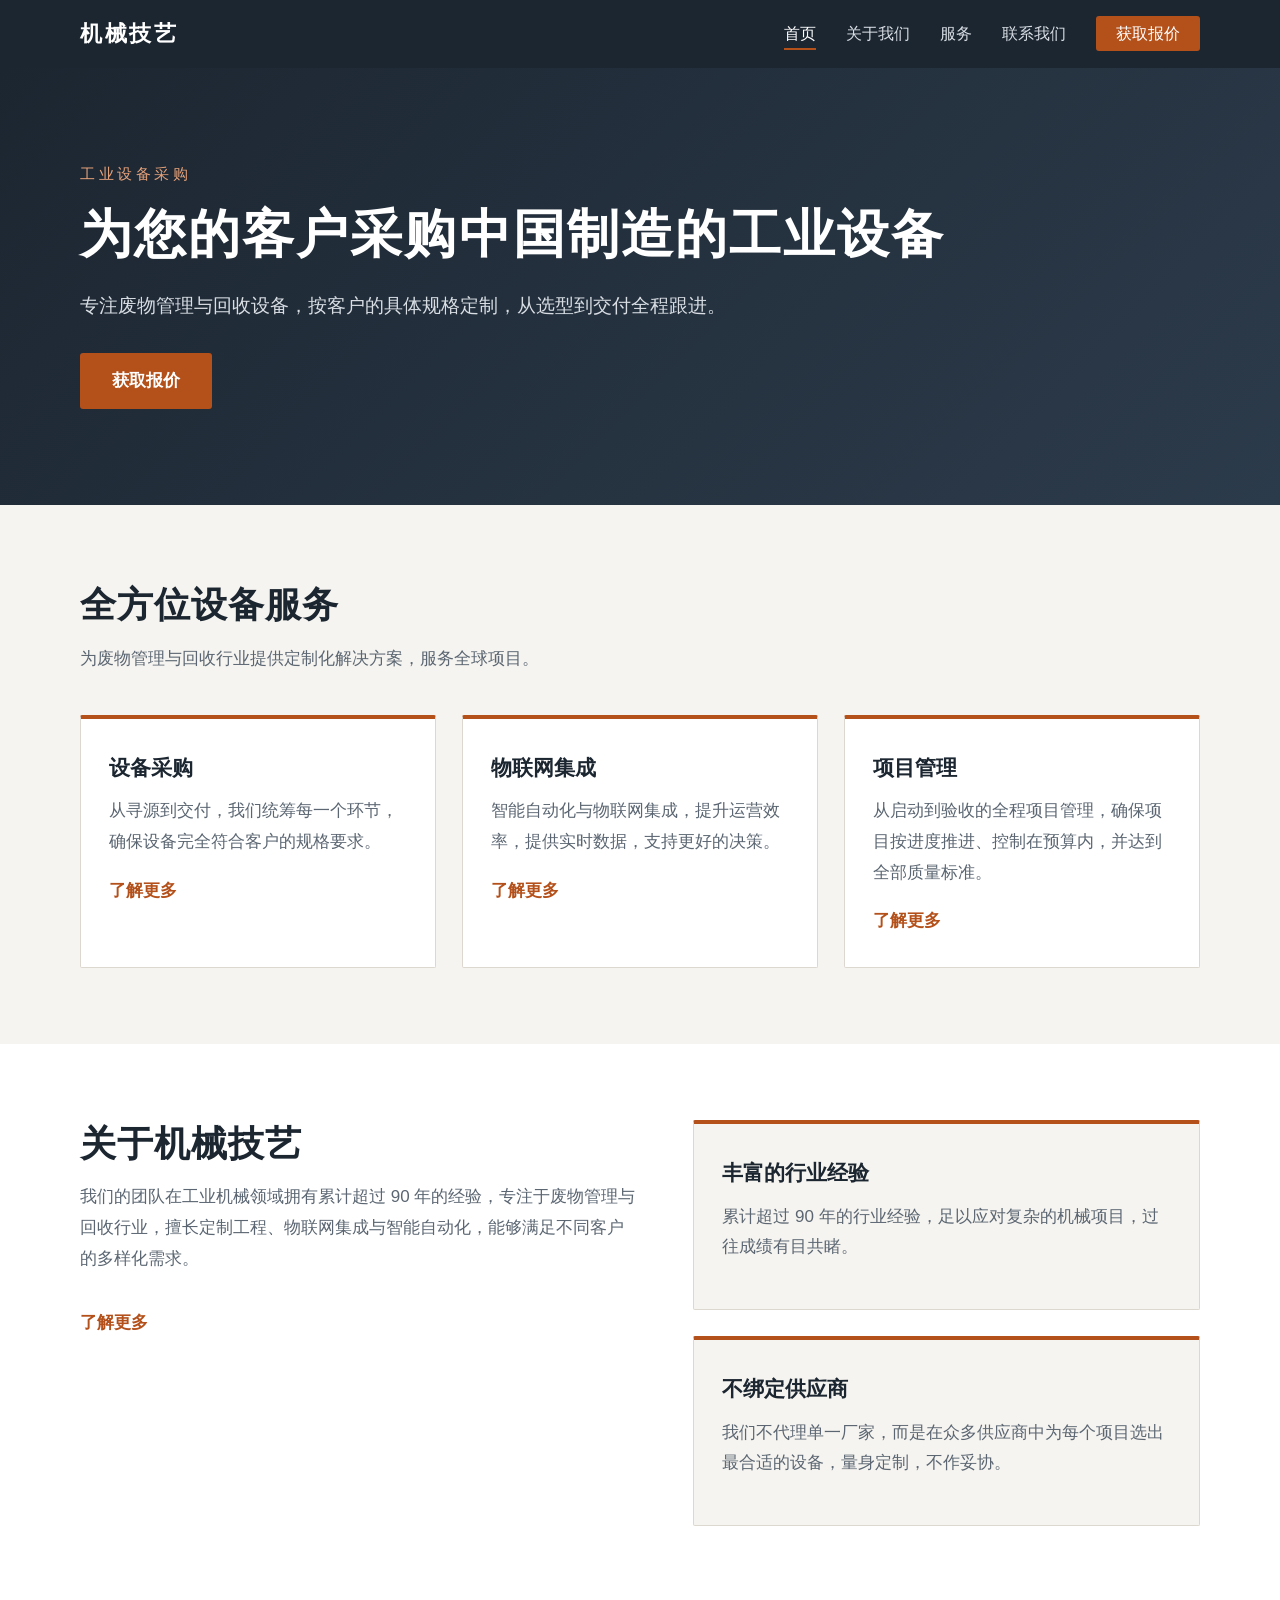
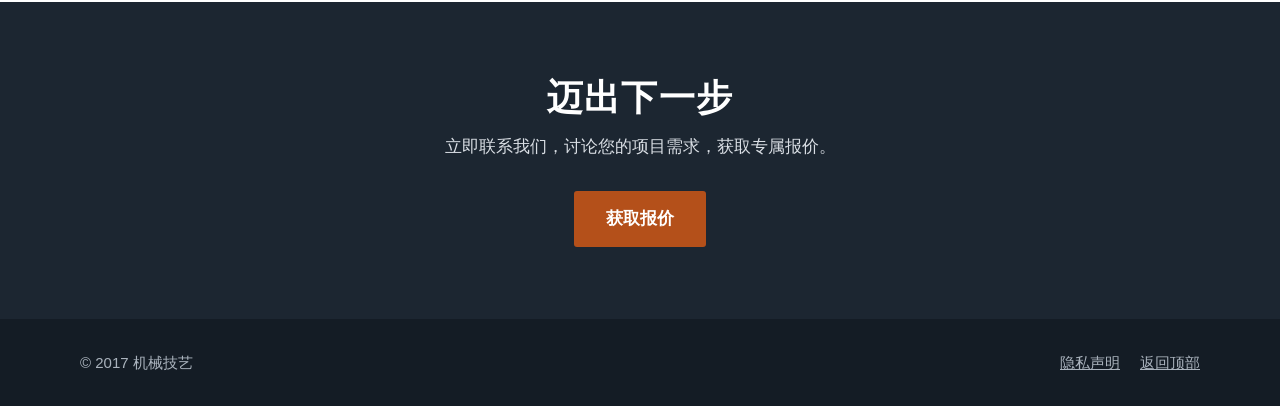
<file: index.html>
<!doctype html>
<html lang="zh-Hans">
<head>
<meta charset="utf-8">
<meta name="viewport" content="width=device-width, initial-scale=1">
<title>机械技艺 | 为您的客户采购中国制造的工业设备</title>
<meta name="description" content="专注废物管理与回收设备的中国采购服务，从寻源、选型到交付全程跟进，按客户规格定制。">
<link rel="icon" href="favicon.svg" type="image/svg+xml">
<link rel="stylesheet" href="assets/css/site.css">
</head>
<body id="top">
<a class="skip" href="#main">跳到正文</a>

<header class="nav">
  <div class="wrap">
    <a class="brand" href="index.html">机械技艺</a>
    <button id="menuBtn" aria-expanded="false" aria-controls="menu">菜单</button>
    <nav id="menu" aria-label="主导航">
      <ul>
        <li><a href="index.html" aria-current="page">首页</a></li>
        <li><a href="about.html">关于我们</a></li>
        <li><a href="offerings.html">服务</a></li>
        <li><a href="contact.html">联系我们</a></li>
        <li><a class="btn" href="contact.html">获取报价</a></li>
      </ul>
    </nav>
  </div>
</header>

<main id="main">
  <div class="hero">
    <div class="wrap">
      <span class="eyebrow">工业设备采购</span>
      <h1>为您的客户采购中国制造的工业设备</h1>
      <p>专注废物管理与回收设备，按客户的具体规格定制，从选型到交付全程跟进。</p>
      <a class="btn-main" href="contact.html">获取报价</a>
    </div>
  </div>

  <section>
    <div class="wrap">
      <h2>全方位设备服务</h2>
      <p class="lead">为废物管理与回收行业提供定制化解决方案，服务全球项目。</p>
      <div class="grid3">
        <div class="card">
          <h3>设备采购</h3>
          <p>从寻源到交付，我们统筹每一个环节，确保设备完全符合客户的规格要求。</p>
          <a class="more" href="offerings.html#procurement">了解更多</a>
        </div>
        <div class="card">
          <h3>物联网集成</h3>
          <p>智能自动化与物联网集成，提升运营效率，提供实时数据，支持更好的决策。</p>
          <a class="more" href="offerings.html#iot">了解更多</a>
        </div>
        <div class="card">
          <h3>项目管理</h3>
          <p>从启动到验收的全程项目管理，确保项目按进度推进、控制在预算内，并达到全部质量标准。</p>
          <a class="more" href="offerings.html#project">了解更多</a>
        </div>
      </div>
    </div>
  </section>

  <section class="alt">
    <div class="wrap split">
      <div>
        <h2>关于机械技艺</h2>
        <p>我们的团队在工业机械领域拥有累计超过 90 年的经验，专注于废物管理与回收行业，擅长定制工程、物联网集成与智能自动化，能够满足不同客户的多样化需求。</p>
        <a class="more" href="about.html">了解更多</a>
      </div>
      <div class="grid2" style="grid-template-columns:1fr">
        <div class="card">
          <h3>丰富的行业经验</h3>
          <p>累计超过 90 年的行业经验，足以应对复杂的机械项目，过往成绩有目共睹。</p>
        </div>
        <div class="card">
          <h3>不绑定供应商</h3>
          <p>我们不代理单一厂家，而是在众多供应商中为每个项目选出最合适的设备，量身定制，不作妥协。</p>
        </div>
      </div>
    </div>
  </section>

  <div class="cta">
    <div class="wrap">
      <h2>迈出下一步</h2>
      <p>立即联系我们，讨论您的项目需求，获取专属报价。</p>
      <a class="btn-main" href="contact.html">获取报价</a>
    </div>
  </div>
</main>

<footer>
  <div class="wrap">
    <span>&copy; 2017 机械技艺</span>
    <span><a href="privacy.html">隐私声明</a><a href="#top" id="toTop">返回顶部</a></span>
  </div>
</footer>

<script src="assets/js/site.js"></script>
</body>
</html>
</file>
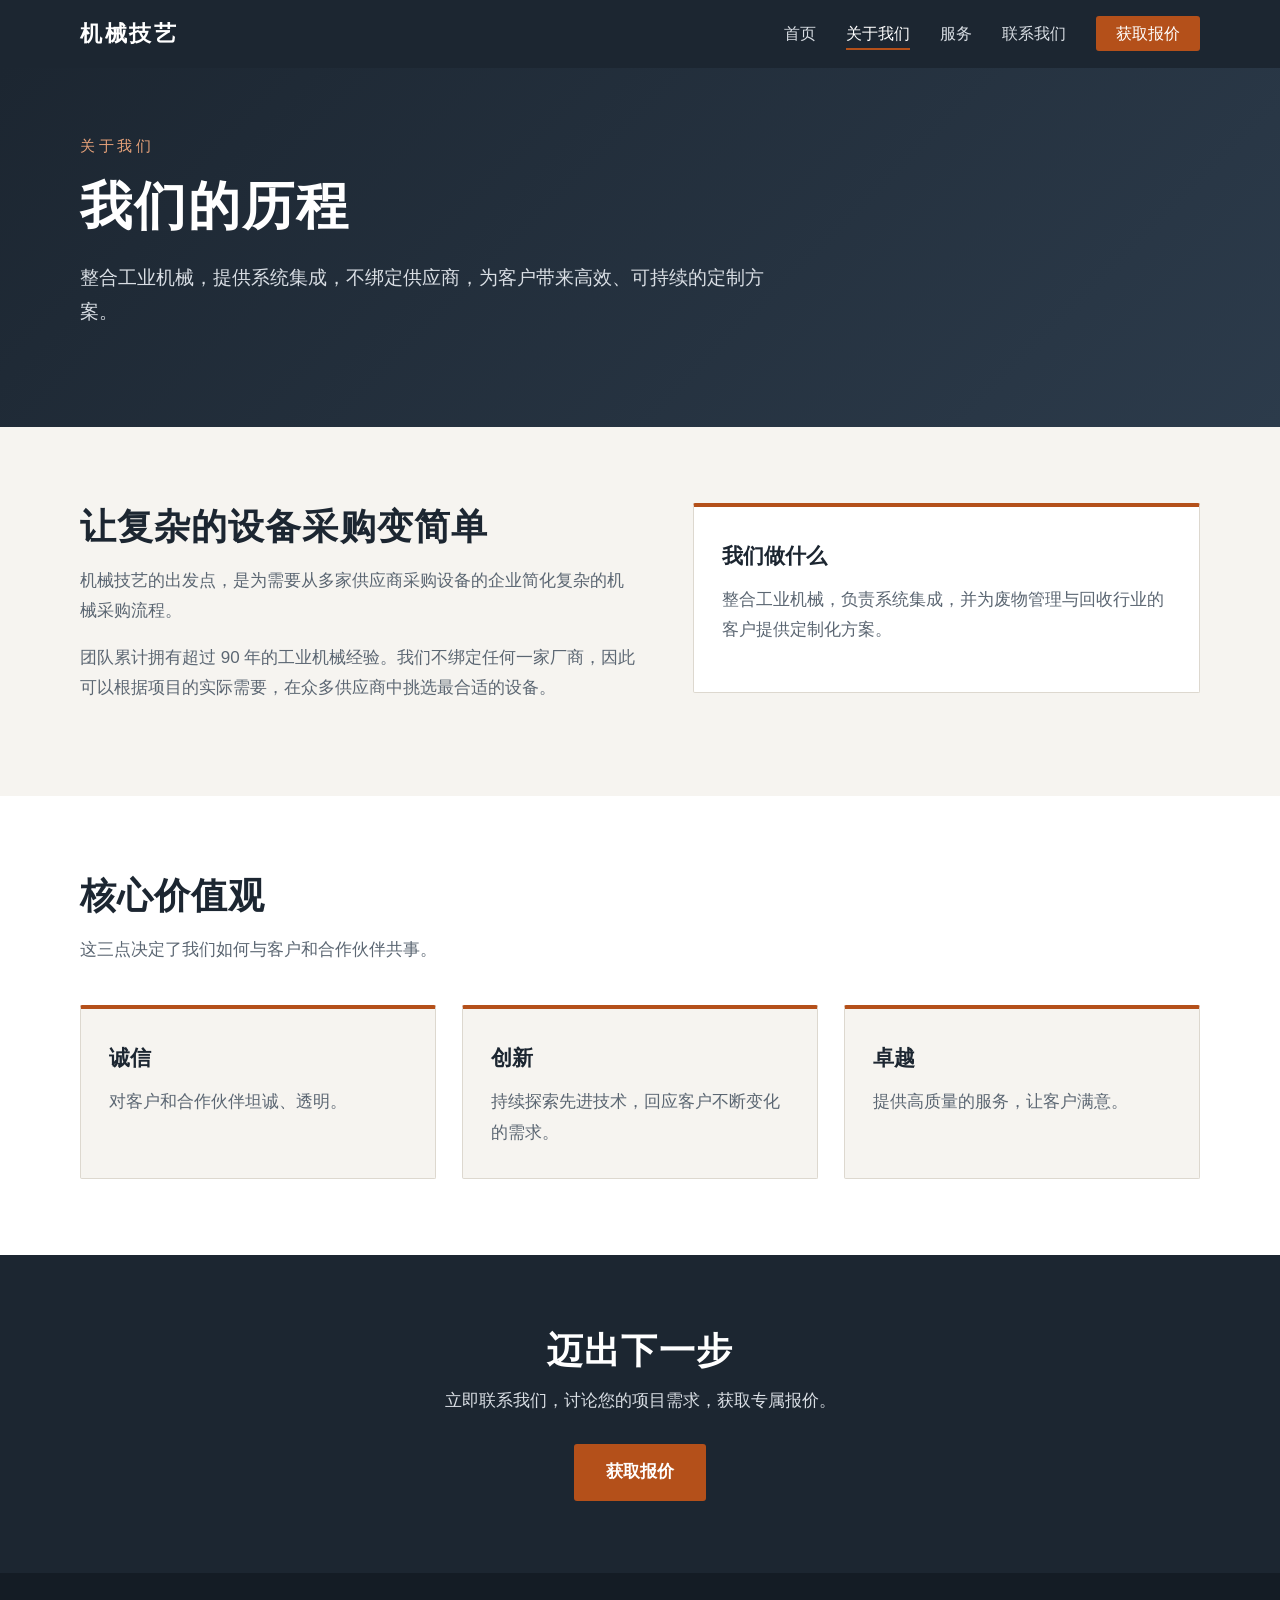
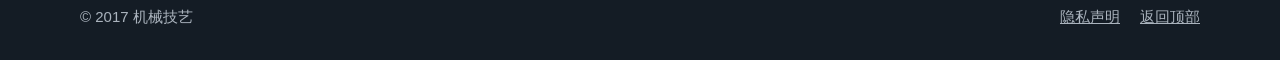
<file: about.html>
<!doctype html>
<html lang="zh-Hans">
<head>
<meta charset="utf-8">
<meta name="viewport" content="width=device-width, initial-scale=1">
<title>关于我们 | 机械技艺</title>
<meta name="description" content="机械技艺整合工业机械并提供系统集成，不绑定供应商，为客户提供高效、可持续的定制方案。">
<link rel="icon" href="favicon.svg" type="image/svg+xml">
<link rel="stylesheet" href="assets/css/site.css">
</head>
<body id="top">
<a class="skip" href="#main">跳到正文</a>

<header class="nav">
  <div class="wrap">
    <a class="brand" href="index.html">机械技艺</a>
    <button id="menuBtn" aria-expanded="false" aria-controls="menu">菜单</button>
    <nav id="menu" aria-label="主导航">
      <ul>
        <li><a href="index.html">首页</a></li>
        <li><a href="about.html" aria-current="page">关于我们</a></li>
        <li><a href="offerings.html">服务</a></li>
        <li><a href="contact.html">联系我们</a></li>
        <li><a class="btn" href="contact.html">获取报价</a></li>
      </ul>
    </nav>
  </div>
</header>

<main id="main">
  <div class="hero small">
    <div class="wrap">
      <span class="eyebrow">关于我们</span>
      <h1>我们的历程</h1>
      <p>整合工业机械，提供系统集成，不绑定供应商，为客户带来高效、可持续的定制方案。</p>
    </div>
  </div>

  <section>
    <div class="wrap split">
      <div>
        <h2>让复杂的设备采购变简单</h2>
        <p>机械技艺的出发点，是为需要从多家供应商采购设备的企业简化复杂的机械采购流程。</p>
        <p>团队累计拥有超过 90 年的工业机械经验。我们不绑定任何一家厂商，因此可以根据项目的实际需要，在众多供应商中挑选最合适的设备。</p>
      </div>
      <div class="card">
        <h3>我们做什么</h3>
        <p>整合工业机械，负责系统集成，并为废物管理与回收行业的客户提供定制化方案。</p>
      </div>
    </div>
  </section>

  <section class="alt">
    <div class="wrap">
      <h2>核心价值观</h2>
      <p class="lead">这三点决定了我们如何与客户和合作伙伴共事。</p>
      <div class="grid3">
        <div class="card"><h3>诚信</h3><p>对客户和合作伙伴坦诚、透明。</p></div>
        <div class="card"><h3>创新</h3><p>持续探索先进技术，回应客户不断变化的需求。</p></div>
        <div class="card"><h3>卓越</h3><p>提供高质量的服务，让客户满意。</p></div>
      </div>
    </div>
  </section>

  <div class="cta">
    <div class="wrap">
      <h2>迈出下一步</h2>
      <p>立即联系我们，讨论您的项目需求，获取专属报价。</p>
      <a class="btn-main" href="contact.html">获取报价</a>
    </div>
  </div>
</main>

<footer>
  <div class="wrap">
    <span>&copy; 2017 机械技艺</span>
    <span><a href="privacy.html">隐私声明</a><a href="#top" id="toTop">返回顶部</a></span>
  </div>
</footer>

<script src="assets/js/site.js"></script>
</body>
</html>
</file>
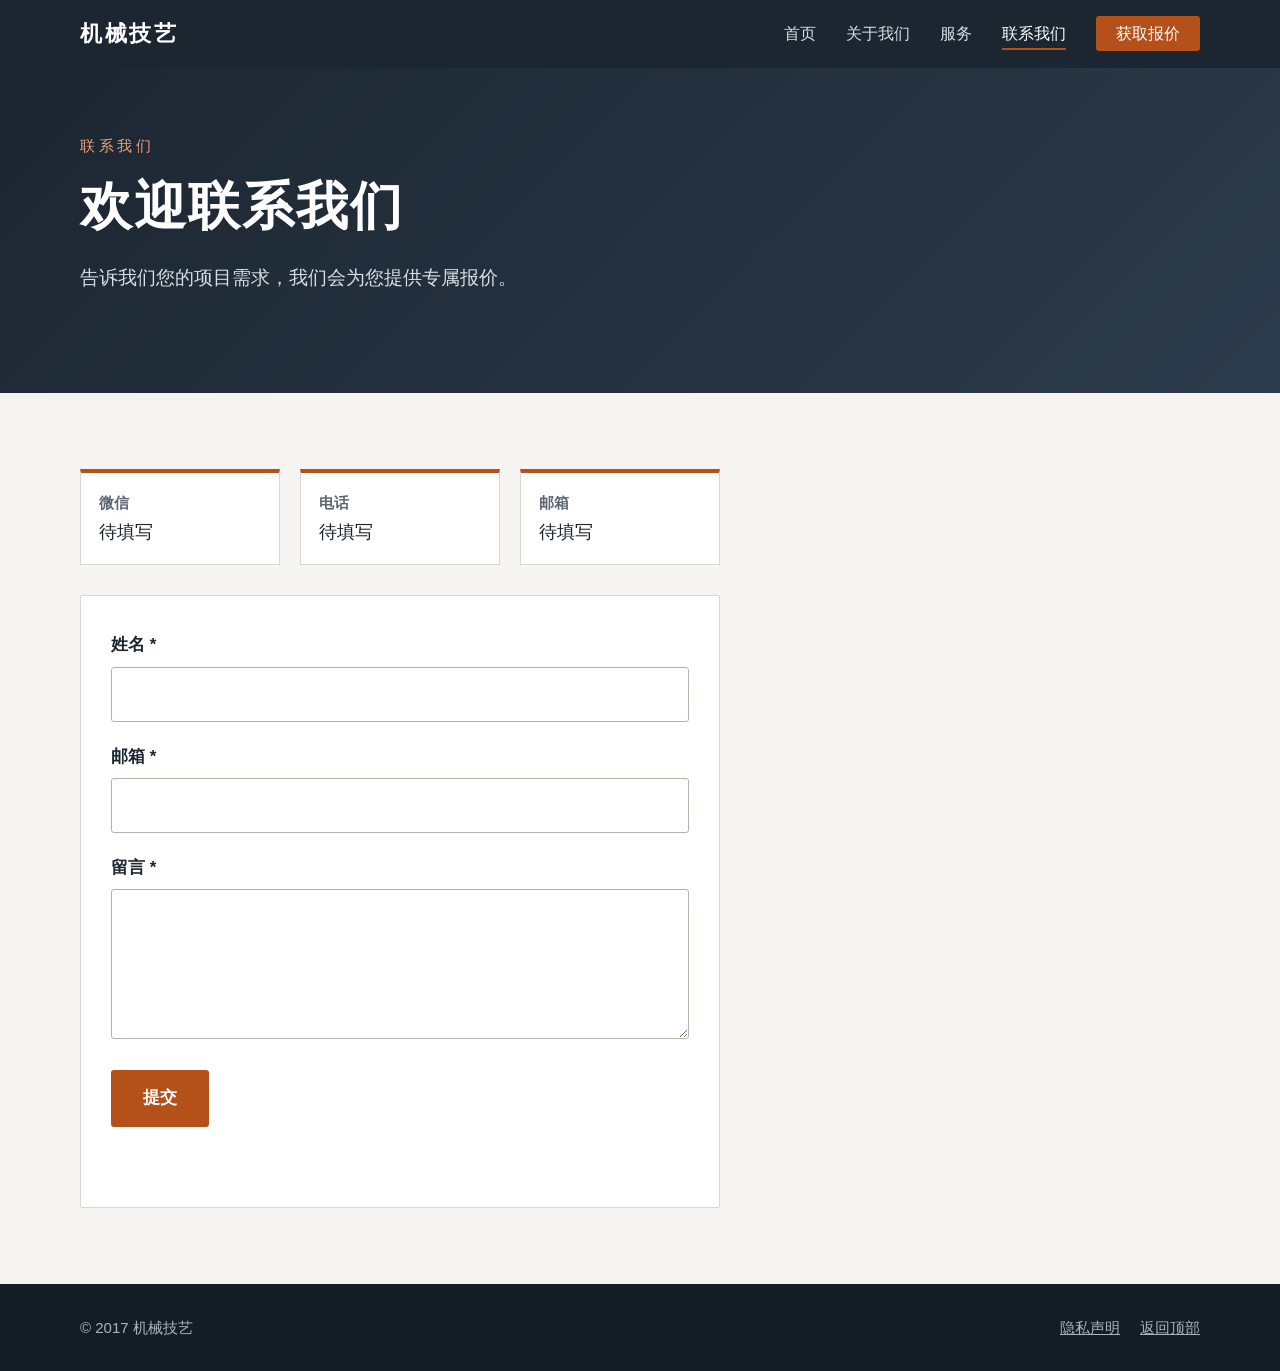
<file: contact.html>
<!doctype html>
<html lang="zh-Hans">
<head>
<meta charset="utf-8">
<meta name="viewport" content="width=device-width, initial-scale=1">
<title>联系我们 | 机械技艺</title>
<meta name="description" content="告诉我们您的项目需求，获取专属报价。">
<link rel="icon" href="favicon.svg" type="image/svg+xml">
<link rel="stylesheet" href="assets/css/site.css">
</head>
<body id="top">
<a class="skip" href="#main">跳到正文</a>

<header class="nav">
  <div class="wrap">
    <a class="brand" href="index.html">机械技艺</a>
    <button id="menuBtn" aria-expanded="false" aria-controls="menu">菜单</button>
    <nav id="menu" aria-label="主导航">
      <ul>
        <li><a href="index.html">首页</a></li>
        <li><a href="about.html">关于我们</a></li>
        <li><a href="offerings.html">服务</a></li>
        <li><a href="contact.html" aria-current="page">联系我们</a></li>
        <li><a class="btn" href="contact.html">获取报价</a></li>
      </ul>
    </nav>
  </div>
</header>

<main id="main">
  <div class="hero small">
    <div class="wrap">
      <span class="eyebrow">联系我们</span>
      <h1>欢迎联系我们</h1>
      <p>告诉我们您的项目需求，我们会为您提供专属报价。</p>
    </div>
  </div>

  <section>
    <div class="wrap">
      <div class="contacts">
        <div><b>微信</b><span>待填写</span></div>
        <div><b>电话</b><span>待填写</span></div>
        <div><b>邮箱</b><span>待填写</span></div>
      </div>

      <form class="panel" id="contactForm" novalidate style="max-width:640px">
        <div class="field"><label for="f-name">姓名 *</label><input id="f-name" name="name" type="text" autocomplete="name" required></div>
        <div class="field"><label for="f-email">邮箱 *</label><input id="f-email" name="email" type="email" autocomplete="email" required></div>
        <div class="field"><label for="f-msg">留言 *</label><textarea id="f-msg" name="message" required></textarea></div>
        <button class="btn-main" type="submit">提交</button>
        <p id="formMsg" role="status" aria-live="polite"></p>
      </form>
    </div>
  </section>
</main>

<footer>
  <div class="wrap">
    <span>&copy; 2017 机械技艺</span>
    <span><a href="privacy.html">隐私声明</a><a href="#top" id="toTop">返回顶部</a></span>
  </div>
</footer>

<script src="assets/js/site.js"></script>
</body>
</html>
</file>
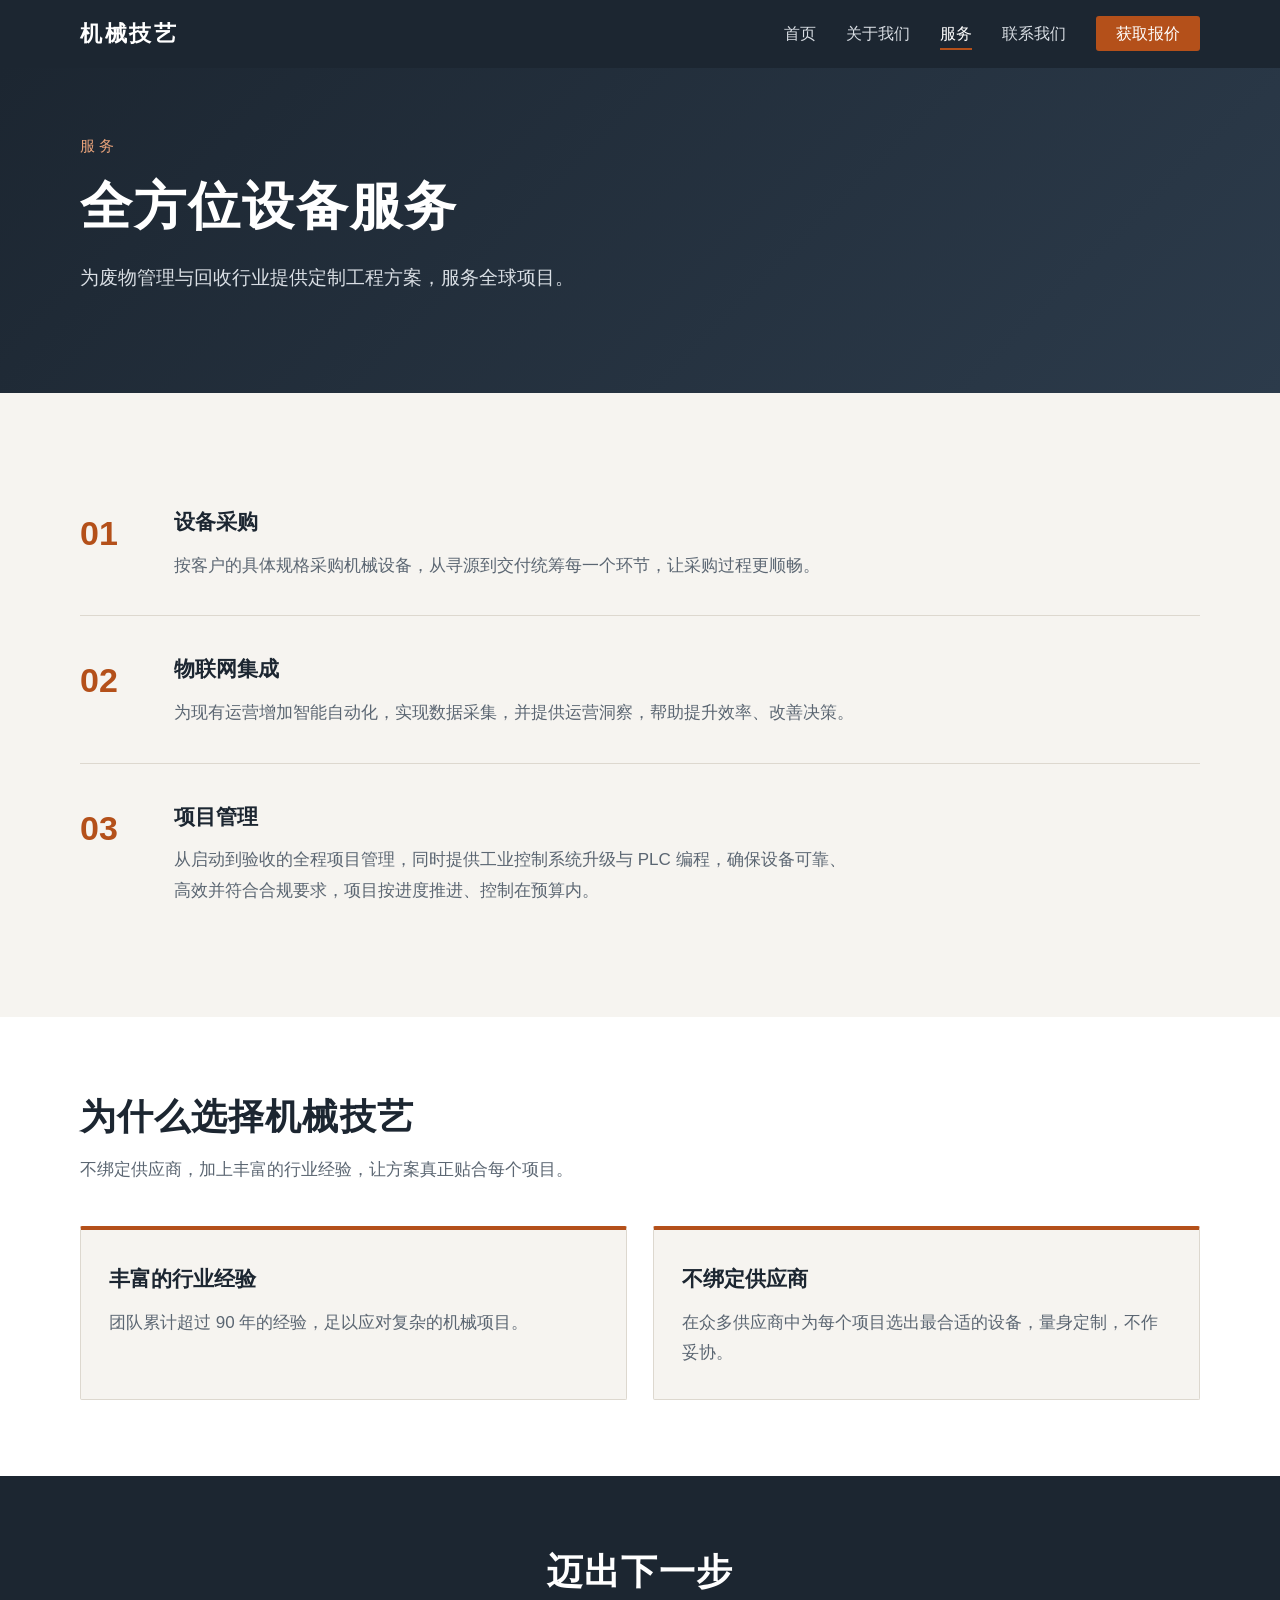
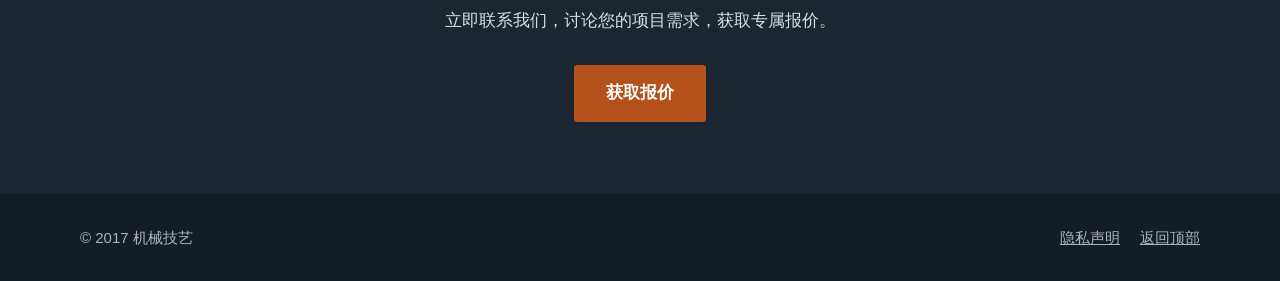
<file: offerings.html>
<!doctype html>
<html lang="zh-Hans">
<head>
<meta charset="utf-8">
<meta name="viewport" content="width=device-width, initial-scale=1">
<title>服务 | 机械技艺</title>
<meta name="description" content="设备采购、物联网集成与项目管理，面向废物管理与回收行业的定制化机械服务。">
<link rel="icon" href="favicon.svg" type="image/svg+xml">
<link rel="stylesheet" href="assets/css/site.css">
</head>
<body id="top">
<a class="skip" href="#main">跳到正文</a>

<header class="nav">
  <div class="wrap">
    <a class="brand" href="index.html">机械技艺</a>
    <button id="menuBtn" aria-expanded="false" aria-controls="menu">菜单</button>
    <nav id="menu" aria-label="主导航">
      <ul>
        <li><a href="index.html">首页</a></li>
        <li><a href="about.html">关于我们</a></li>
        <li><a href="offerings.html" aria-current="page">服务</a></li>
        <li><a href="contact.html">联系我们</a></li>
        <li><a class="btn" href="contact.html">获取报价</a></li>
      </ul>
    </nav>
  </div>
</header>

<main id="main">
  <div class="hero small">
    <div class="wrap">
      <span class="eyebrow">服务</span>
      <h1>全方位设备服务</h1>
      <p>为废物管理与回收行业提供定制工程方案，服务全球项目。</p>
    </div>
  </div>

  <section>
    <div class="wrap">
      <div class="row" id="procurement">
        <div class="num">01</div>
        <div>
          <h3>设备采购</h3>
          <p>按客户的具体规格采购机械设备，从寻源到交付统筹每一个环节，让采购过程更顺畅。</p>
        </div>
      </div>
      <div class="row" id="iot">
        <div class="num">02</div>
        <div>
          <h3>物联网集成</h3>
          <p>为现有运营增加智能自动化，实现数据采集，并提供运营洞察，帮助提升效率、改善决策。</p>
        </div>
      </div>
      <div class="row" id="project">
        <div class="num">03</div>
        <div>
          <h3>项目管理</h3>
          <p>从启动到验收的全程项目管理，同时提供工业控制系统升级与 PLC 编程，确保设备可靠、高效并符合合规要求，项目按进度推进、控制在预算内。</p>
        </div>
      </div>
    </div>
  </section>

  <section class="alt">
    <div class="wrap">
      <h2>为什么选择机械技艺</h2>
      <p class="lead">不绑定供应商，加上丰富的行业经验，让方案真正贴合每个项目。</p>
      <div class="grid2">
        <div class="card"><h3>丰富的行业经验</h3><p>团队累计超过 90 年的经验，足以应对复杂的机械项目。</p></div>
        <div class="card"><h3>不绑定供应商</h3><p>在众多供应商中为每个项目选出最合适的设备，量身定制，不作妥协。</p></div>
      </div>
    </div>
  </section>

  <div class="cta">
    <div class="wrap">
      <h2>迈出下一步</h2>
      <p>立即联系我们，讨论您的项目需求，获取专属报价。</p>
      <a class="btn-main" href="contact.html">获取报价</a>
    </div>
  </div>
</main>

<footer>
  <div class="wrap">
    <span>&copy; 2017 机械技艺</span>
    <span><a href="privacy.html">隐私声明</a><a href="#top" id="toTop">返回顶部</a></span>
  </div>
</footer>

<script src="assets/js/site.js"></script>
</body>
</html>
</file>
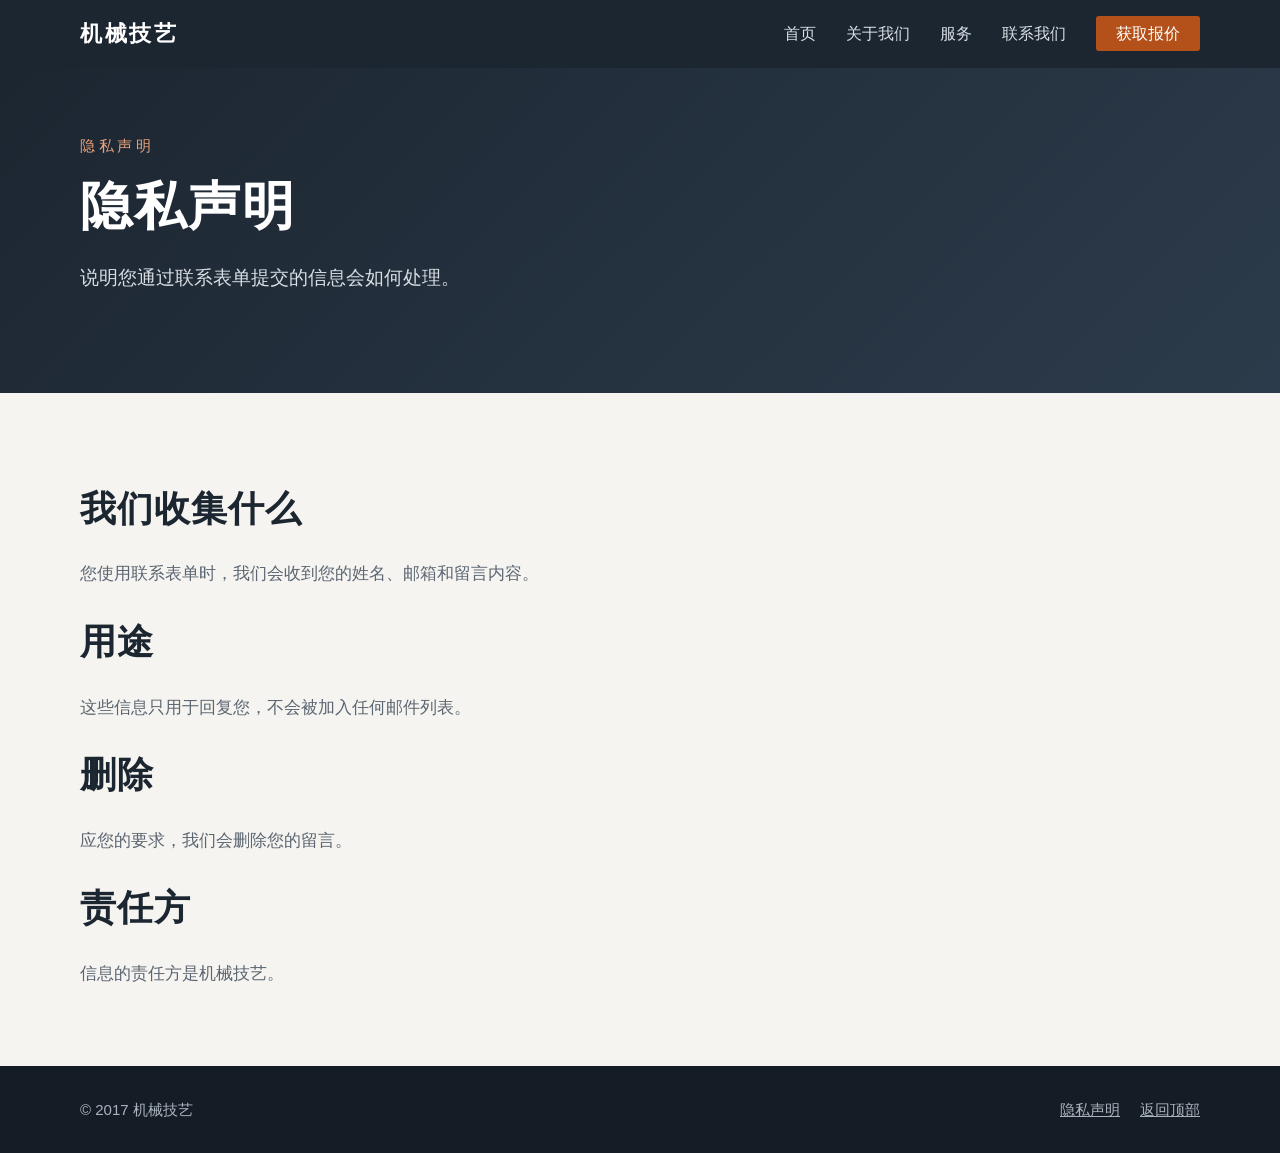
<file: privacy.html>
<!doctype html>
<html lang="zh-Hans">
<head>
<meta charset="utf-8">
<meta name="viewport" content="width=device-width, initial-scale=1">
<title>隐私声明 | 机械技艺</title>
<meta name="description" content="机械技艺如何处理您通过联系表单提交的信息。">
<link rel="icon" href="favicon.svg" type="image/svg+xml">
<link rel="stylesheet" href="assets/css/site.css">
</head>
<body id="top">
<a class="skip" href="#main">跳到正文</a>

<header class="nav">
  <div class="wrap">
    <a class="brand" href="index.html">机械技艺</a>
    <button id="menuBtn" aria-expanded="false" aria-controls="menu">菜单</button>
    <nav id="menu" aria-label="主导航">
      <ul>
        <li><a href="index.html">首页</a></li>
        <li><a href="about.html">关于我们</a></li>
        <li><a href="offerings.html">服务</a></li>
        <li><a href="contact.html">联系我们</a></li>
        <li><a class="btn" href="contact.html">获取报价</a></li>
      </ul>
    </nav>
  </div>
</header>

<main id="main">
  <div class="hero small">
    <div class="wrap">
      <span class="eyebrow">隐私声明</span>
      <h1>隐私声明</h1>
      <p>说明您通过联系表单提交的信息会如何处理。</p>
    </div>
  </div>

  <section>
    <div class="wrap">
      <div class="prose">
        <h2>我们收集什么</h2>
        <p>您使用联系表单时，我们会收到您的姓名、邮箱和留言内容。</p>
        <h2>用途</h2>
        <p>这些信息只用于回复您，不会被加入任何邮件列表。</p>
        <h2>删除</h2>
        <p>应您的要求，我们会删除您的留言。</p>
        <h2>责任方</h2>
        <p>信息的责任方是机械技艺。</p>
      </div>
    </div>
  </section>
</main>

<footer>
  <div class="wrap">
    <span>&copy; 2017 机械技艺</span>
    <span><a href="privacy.html">隐私声明</a><a href="#top" id="toTop">返回顶部</a></span>
  </div>
</footer>

<script src="assets/js/site.js"></script>
</body>
</html>
</file>
<file: assets/css/site.css>
:root{--ink:#1c2631;--muted:#5b6672;--rust:#b4501a;--rust-dark:#8f3e12;--bg:#f6f4f0;--white:#fff;--line:#ddd8cf}
*{box-sizing:border-box}
html{scroll-behavior:smooth}
body{margin:0;font-family:"PingFang SC","Hiragino Sans GB","Microsoft YaHei","Noto Sans SC","Source Han Sans SC",sans-serif;color:var(--ink);background:var(--bg);line-height:1.8;font-size:17px;-webkit-text-size-adjust:100%}
img{max-width:100%;display:block}
a{color:inherit}
.wrap{width:min(1120px,100% - 40px);margin:0 auto}
.skip{position:absolute;left:-999px;top:0;background:var(--ink);color:#fff;padding:10px 16px;z-index:100}
.skip:focus{left:0}

header.nav{background:var(--ink);color:#fff;position:sticky;top:0;z-index:50}
header.nav .wrap{display:flex;align-items:center;justify-content:space-between;min-height:68px;gap:20px}
.brand{font-size:22px;font-weight:700;letter-spacing:.12em;text-decoration:none;color:#fff}
nav ul{list-style:none;margin:0;padding:0;display:flex;align-items:center;gap:30px}
nav a{text-decoration:none;color:#d9dee4;font-size:16px;padding:6px 0;border-bottom:2px solid transparent}
nav a:hover,nav a[aria-current="page"]{color:#fff;border-bottom-color:var(--rust)}
nav a.btn{background:var(--rust);color:#fff;padding:9px 20px;border-radius:3px;border:0}
nav a.btn:hover{background:var(--rust-dark)}
#menuBtn{display:none;background:none;border:1px solid #5b6672;color:#fff;border-radius:3px;font:inherit;padding:6px 14px;cursor:pointer}

.hero{background:linear-gradient(135deg,#1c2631 0%,#2c3b4b 100%);color:#fff;padding:92px 0 96px}
.hero.small{padding:64px 0 68px}
.hero h1{font-size:clamp(32px,4.6vw,52px);line-height:1.3;margin:0 0 20px;letter-spacing:.04em;max-width:18em}
.hero p{font-size:19px;color:#d9dee4;max-width:36em;margin:0 0 30px}
.eyebrow{display:block;color:#e7a27a;font-size:15px;letter-spacing:.24em;margin-bottom:14px}
.btn-main{display:inline-block;background:var(--rust);color:#fff;text-decoration:none;padding:13px 32px;border-radius:3px;font-weight:600;border:0;font:inherit;font-weight:600;cursor:pointer}
.btn-main:hover{background:var(--rust-dark)}

section{padding:76px 0}
section.alt{background:var(--white)}
h2{font-size:clamp(26px,3vw,36px);line-height:1.35;margin:0 0 14px;letter-spacing:.03em}
h3{font-size:21px;margin:0 0 10px}
.lead{color:var(--muted);max-width:40em;margin:0 0 40px}
.grid3{display:grid;grid-template-columns:repeat(3,1fr);gap:26px}
.grid2{display:grid;grid-template-columns:repeat(2,1fr);gap:26px}
.card{background:var(--white);border:1px solid var(--line);border-top:4px solid var(--rust);padding:30px 28px;border-radius:2px}
section.alt .card{background:var(--bg)}
.card p{margin:0;color:var(--muted)}
.more{display:inline-block;margin-top:18px;color:var(--rust);font-weight:600;text-decoration:none}
.more:hover{text-decoration:underline}
.split{display:grid;grid-template-columns:1.1fr 1fr;gap:56px;align-items:start}
.split p{margin:0 0 16px;color:var(--muted)}
.cta{background:var(--ink);color:#fff;text-align:center;padding:72px 0}
.cta h2{margin-bottom:10px}
.cta p{color:#d9dee4;margin:0 0 28px}

.row{display:grid;grid-template-columns:70px 1fr;gap:24px;padding:34px 0;border-top:1px solid var(--line)}
.row:first-child{border-top:0}
.row .num{font-size:34px;font-weight:700;color:var(--rust)}
.row p{margin:0;color:var(--muted);max-width:40em}
.row[id]{scroll-margin-top:90px}

.panel{background:var(--white);border:1px solid var(--line);padding:34px 30px;border-radius:2px}
label{display:block;font-weight:600;margin:0 0 6px}
input,textarea{width:100%;font:inherit;padding:11px 12px;border:1px solid #b8b2a7;border-radius:3px;background:#fff;color:var(--ink)}
textarea{min-height:150px;resize:vertical}
.field{margin-bottom:20px}
#formMsg{margin:16px 0 0;color:var(--rust-dark);min-height:1.8em}
.contacts{display:grid;grid-template-columns:repeat(3,1fr);gap:20px;max-width:640px;margin-bottom:30px}
.contacts div{background:var(--white);border:1px solid var(--line);border-top:4px solid var(--rust);padding:16px 18px}
.contacts b{display:block;font-size:15px;color:var(--muted);font-weight:600}
.contacts span{font-size:18px}
.prose{max-width:720px;display:flex;flex-direction:column;gap:12px}
.prose h2{margin-top:16px}
.prose p{margin:0;color:var(--muted)}

footer{background:#141c25;color:#aab3bd;padding:30px 0;font-size:15px}
footer .wrap{display:flex;justify-content:space-between;align-items:center;gap:16px;flex-wrap:wrap}
footer a{color:#aab3bd;margin-left:20px}
footer a:first-child{margin-left:0}
footer a:hover{color:#fff}

@media (max-width:860px){
  .contacts{grid-template-columns:1fr}
  .grid3,.grid2,.split{grid-template-columns:1fr}
  .split{gap:30px}
  #menuBtn{display:inline-block}
  nav{position:absolute;left:0;right:0;top:68px;background:var(--ink);display:none;border-top:1px solid #34414e}
  nav.open{display:block}
  nav ul{flex-direction:column;align-items:stretch;gap:0;padding:8px 20px 18px}
  nav li{border-bottom:1px solid #34414e}
  nav a{display:block;padding:14px 0;border-bottom:0}
  nav a.btn{display:inline-block;margin-top:14px;padding:11px 22px}
  .hero{padding:64px 0 68px}
  section{padding:56px 0}
  .row{grid-template-columns:48px 1fr;gap:14px}
}
</file>
